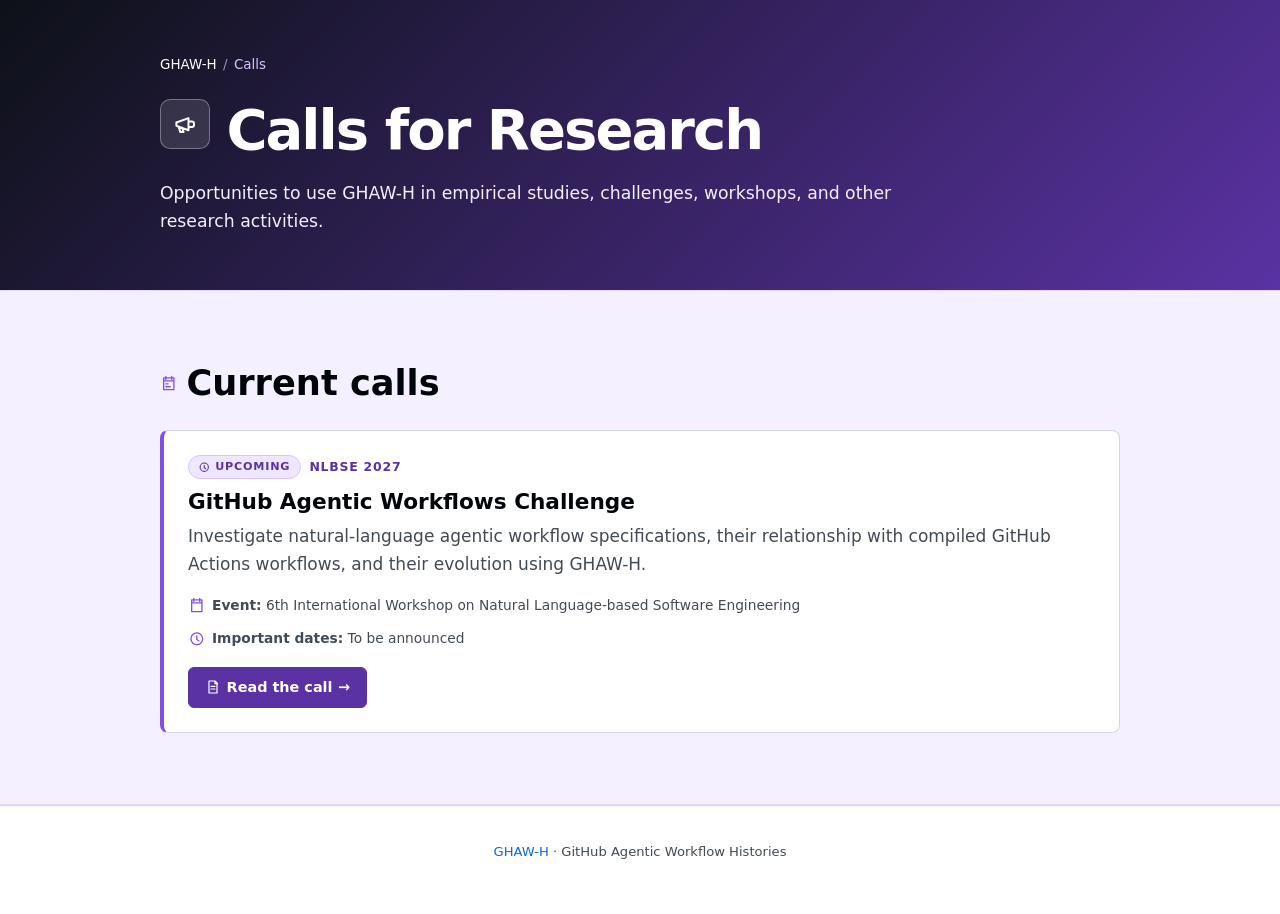
<file: docs/calls/index.html>
<!doctype html>
<html lang="en">
  <head>
    <meta charset="utf-8">
    <meta name="viewport" content="width=device-width, initial-scale=1">
    <meta name="description" content="Current research calls using the GHAW-H dataset.">
    <meta property="og:title" content="Calls for Research · GHAW-H">
    <meta property="og:type" content="website">
    <meta property="og:url" content="https://pavt.github.io/GHAW-H/calls/">
    <title>Calls for Research · GHAW-H</title>
    <link rel="stylesheet" href="../styles.css?v=9">
  </head>
  <body>
    <main>
      <section class="subpage-header">
        <nav class="breadcrumb" aria-label="Breadcrumb">
          <a href="../">GHAW-H</a><span aria-hidden="true">/</span><span>Calls</span>
        </nav>
        <div class="subpage-title">
          <span class="call-hero-mark" aria-hidden="true">
            <svg class="semantic-icon" viewBox="0 0 24 24"><path d="M4 13.5v-3l11-4v11l-11-4zM15 9.5h3a2 2 0 0 1 2 2v1a2 2 0 0 1-2 2h-3M6 14l1.5 5h3L9 15"/></svg>
          </span>
          <h1>Calls for Research</h1>
        </div>
        <p>Opportunities to use GHAW-H in empirical studies, challenges, workshops, and other research activities.</p>
      </section>

      <section class="calls-index section-tint" aria-labelledby="current-calls">
        <h2 id="current-calls" class="heading-with-icon">
          <svg class="semantic-icon" viewBox="0 0 24 24" aria-hidden="true"><path d="M5 4h14v16H5zM8 2v4M16 2v4M5 8h14M8 12h3M8 16h6"/></svg>
          Current calls
        </h2>
        <div class="calls-list">
          <article class="call-card">
            <div class="call-kicker"><span class="call-status call-status-upcoming"><svg class="semantic-icon" viewBox="0 0 24 24" aria-hidden="true"><circle cx="12" cy="12" r="8"/><path d="M12 8v5l3 2"/></svg> Upcoming</span> NLBSE 2027</div>
            <h3>GitHub Agentic Workflows Challenge</h3>
            <p>Investigate natural-language agentic workflow specifications, their relationship with compiled GitHub Actions workflows, and their evolution using GHAW-H.</p>
            <div class="call-card-meta">
              <span><svg class="semantic-icon" viewBox="0 0 24 24" aria-hidden="true"><path d="M5 4h14v16H5zM8 2v4M16 2v4M5 8h14"/></svg><span><strong>Event:</strong> 6th International Workshop on Natural Language-based Software Engineering</span></span>
              <span><svg class="semantic-icon" viewBox="0 0 24 24" aria-hidden="true"><circle cx="12" cy="12" r="8"/><path d="M12 8v5l3 2"/></svg><span><strong>Important dates:</strong> To be announced</span></span>
            </div>
            <a class="button-primary" href="nlbse-2027-ghaw-challenge/"><svg class="semantic-icon" viewBox="0 0 24 24" aria-hidden="true"><path d="M6 3h9l3 3v15H6zM15 3v4h4M9 11h6M9 15h6"/></svg> Read the call <span aria-hidden="true">→</span></a>
          </article>
        </div>
      </section>
    </main>

    <footer>
      <p><a href="../">GHAW-H</a> · GitHub Agentic Workflow Histories</p>
    </footer>
  </body>
</html>
</file>
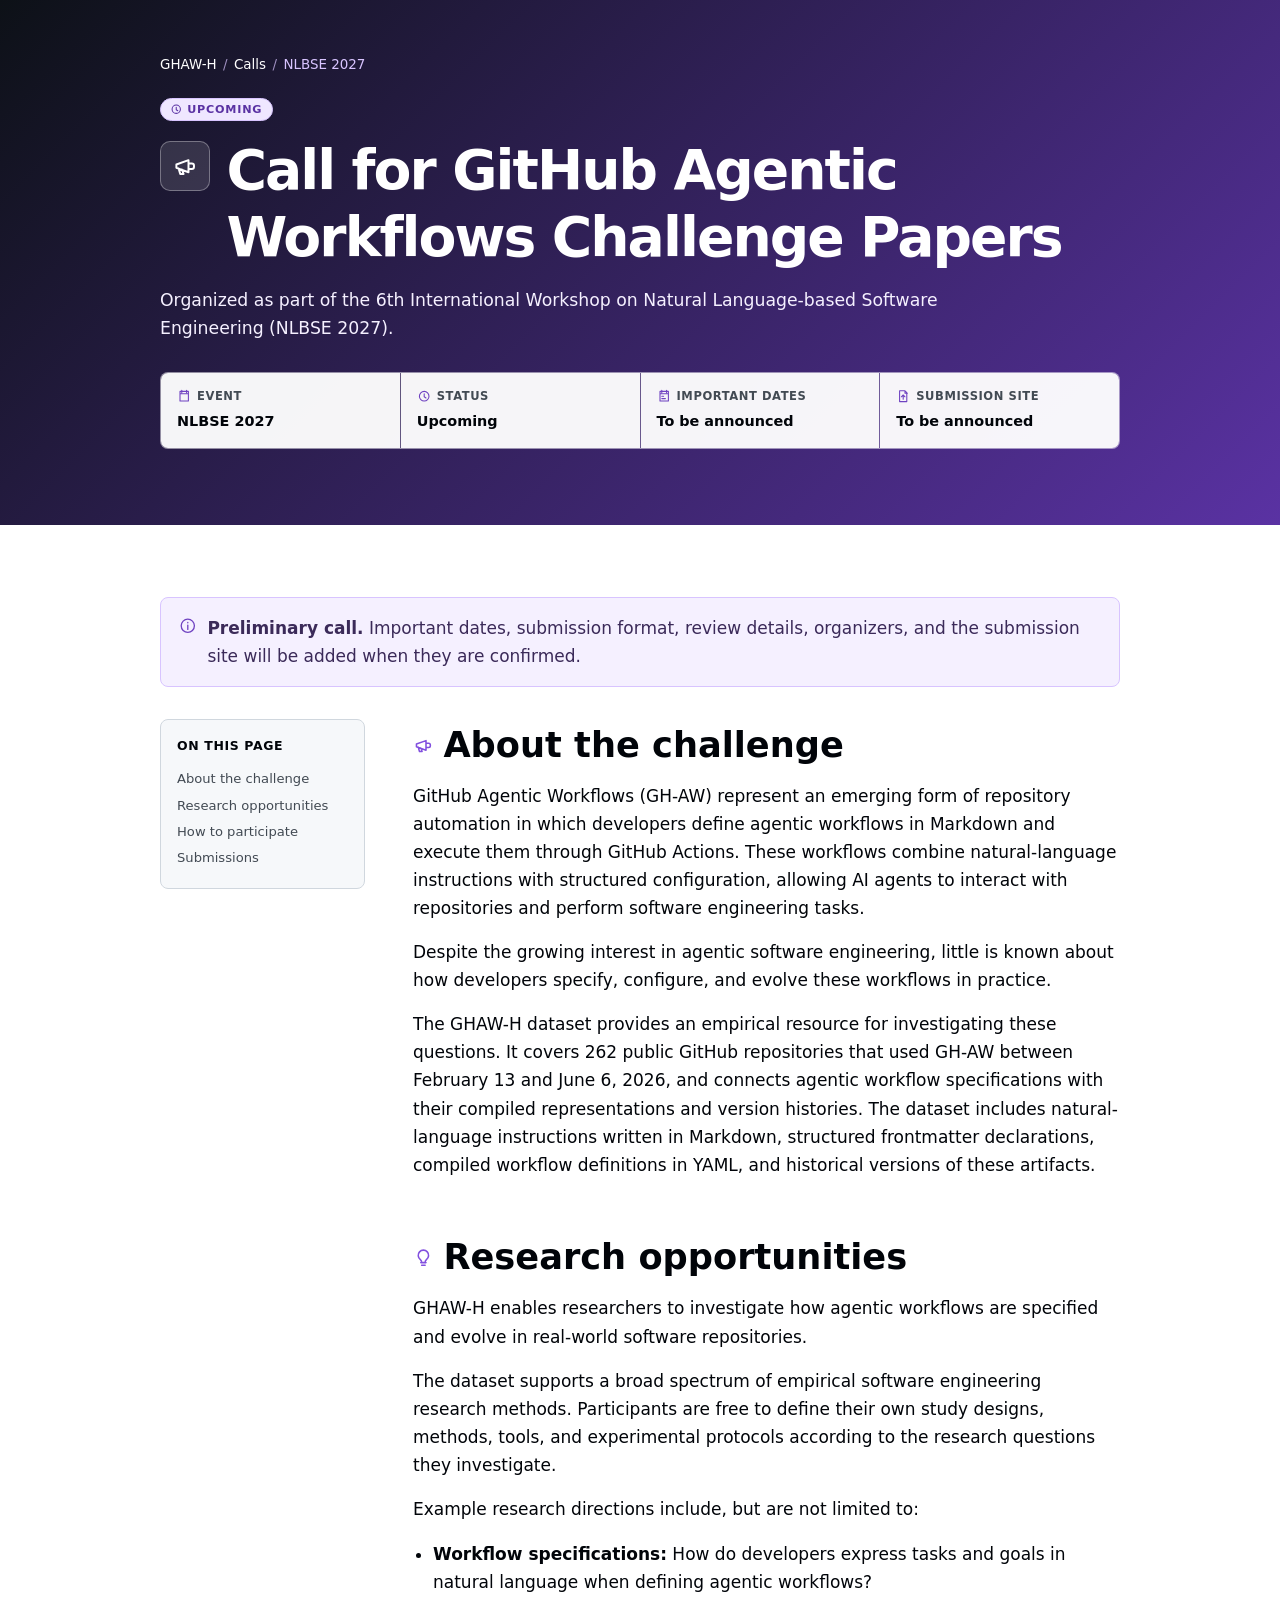
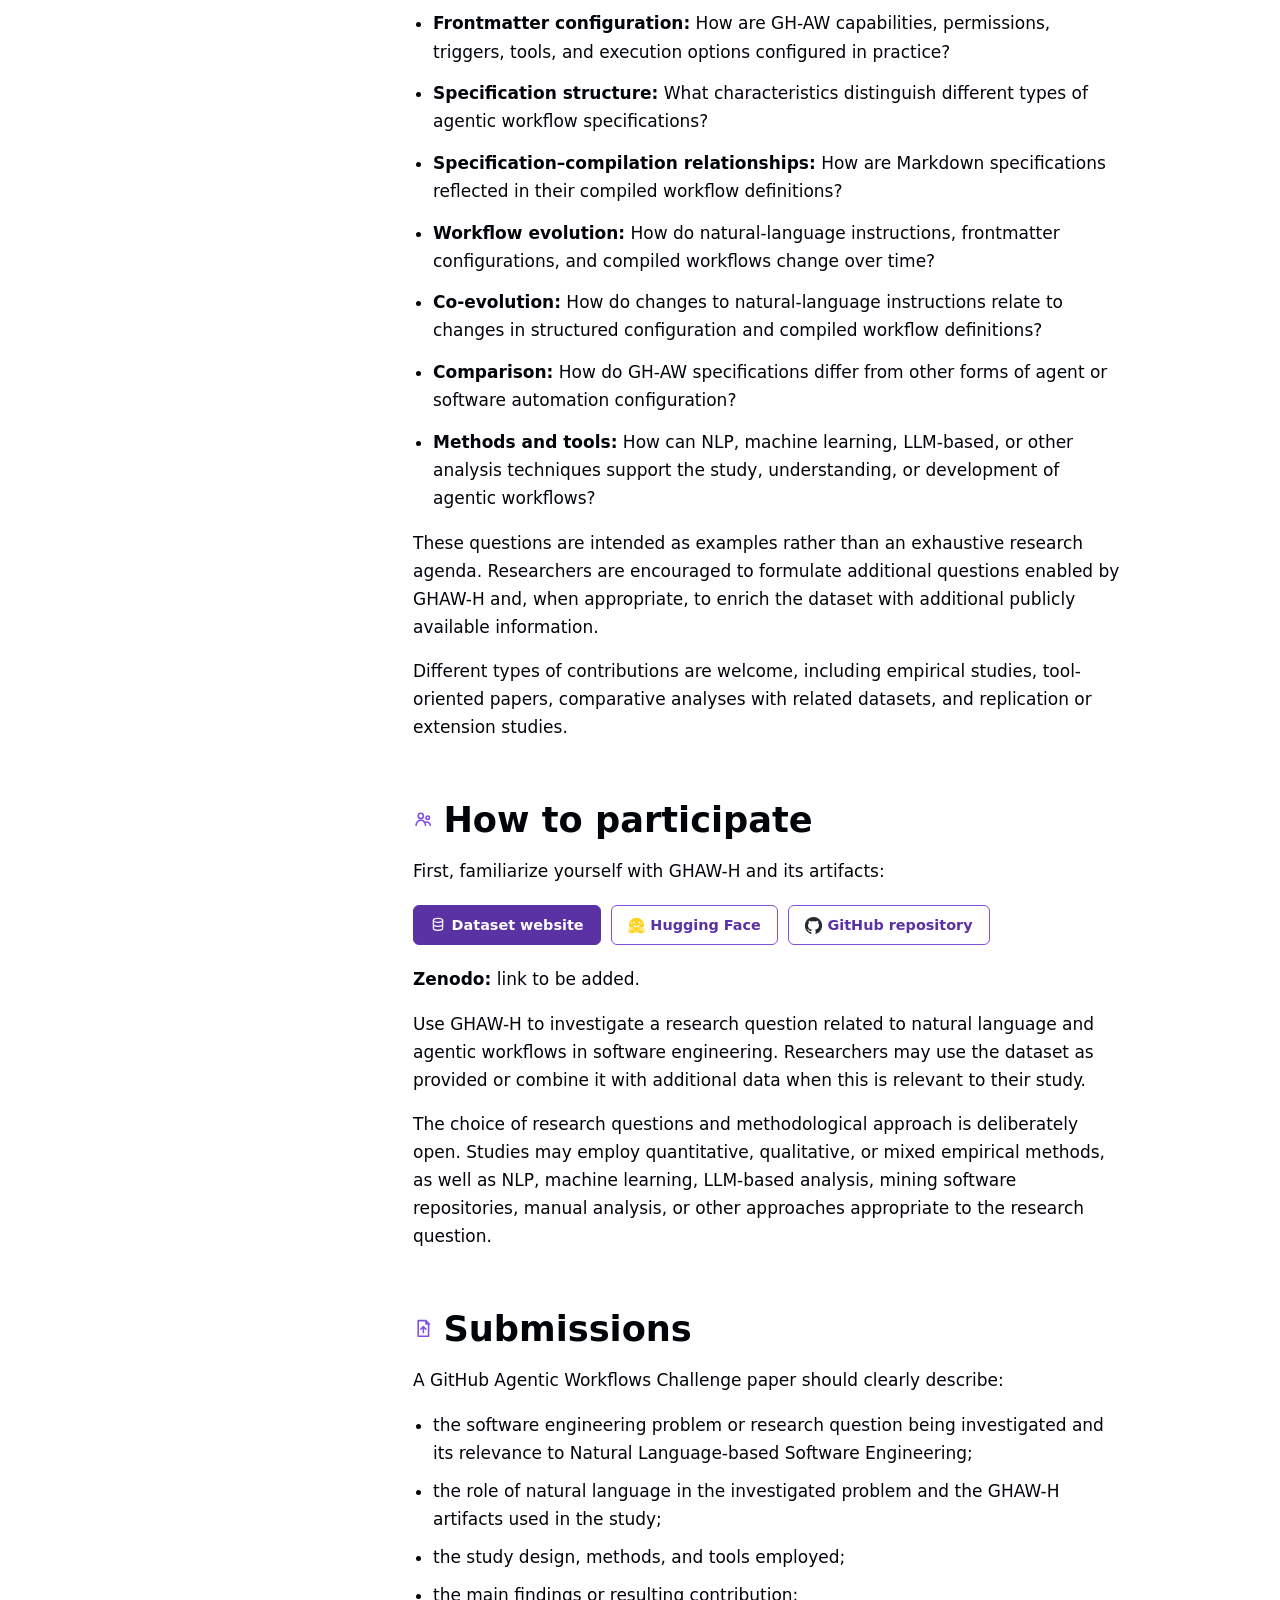
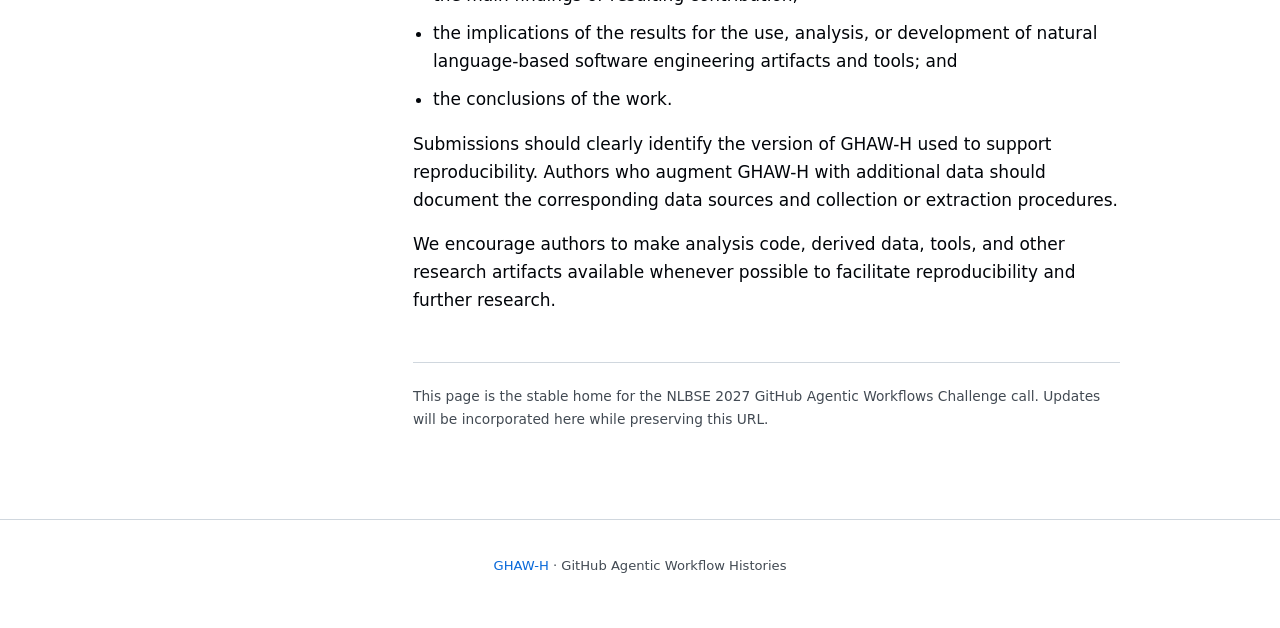
<file: docs/calls/nlbse-2027-ghaw-challenge/index.html>
<!doctype html>
<html lang="en">
  <head>
    <meta charset="utf-8">
    <meta name="viewport" content="width=device-width, initial-scale=1">
    <meta name="description" content="Call for GitHub Agentic Workflows Challenge papers at NLBSE 2027 using the GHAW-H dataset.">
    <meta property="og:title" content="GitHub Agentic Workflows Challenge · NLBSE 2027">
    <meta property="og:type" content="article">
    <meta property="og:url" content="https://pavt.github.io/GHAW-H/calls/nlbse-2027-ghaw-challenge/">
    <title>GitHub Agentic Workflows Challenge · NLBSE 2027</title>
    <link rel="stylesheet" href="../../styles.css?v=9">
  </head>
  <body>
    <main>
      <section class="subpage-header call-page-header">
        <nav class="breadcrumb" aria-label="Breadcrumb">
          <a href="../../">GHAW-H</a><span aria-hidden="true">/</span><a href="../">Calls</a><span aria-hidden="true">/</span><span>NLBSE 2027</span>
        </nav>
        <span class="call-status call-status-upcoming"><svg class="semantic-icon" viewBox="0 0 24 24" aria-hidden="true"><circle cx="12" cy="12" r="8"/><path d="M12 8v5l3 2"/></svg> Upcoming</span>
        <div class="subpage-title">
          <span class="call-hero-mark" aria-hidden="true">
            <svg class="semantic-icon" viewBox="0 0 24 24"><path d="M4 13.5v-3l11-4v11l-11-4zM15 9.5h3a2 2 0 0 1 2 2v1a2 2 0 0 1-2 2h-3M6 14l1.5 5h3L9 15"/></svg>
          </span>
          <h1>Call for GitHub Agentic Workflows Challenge Papers</h1>
        </div>
        <p class="call-lead">Organized as part of the 6th International Workshop on Natural Language-based Software Engineering (NLBSE 2027).</p>
        <dl class="call-summary">
          <div><dt><svg class="semantic-icon" viewBox="0 0 24 24" aria-hidden="true"><path d="M5 4h14v16H5zM8 2v4M16 2v4M5 8h14"/></svg> Event</dt><dd>NLBSE 2027</dd></div>
          <div><dt><svg class="semantic-icon" viewBox="0 0 24 24" aria-hidden="true"><circle cx="12" cy="12" r="8"/><path d="M12 8v5l3 2"/></svg> Status</dt><dd>Upcoming</dd></div>
          <div><dt><svg class="semantic-icon" viewBox="0 0 24 24" aria-hidden="true"><path d="M5 4h14v16H5zM8 2v4M16 2v4M5 8h14M8 12h3M8 16h6"/></svg> Important dates</dt><dd>To be announced</dd></div>
          <div><dt><svg class="semantic-icon" viewBox="0 0 24 24" aria-hidden="true"><path d="M6 3h9l3 3v15H6zM15 3v4h4M12 17V10M9 13l3-3 3 3"/></svg> Submission site</dt><dd>To be announced</dd></div>
        </dl>
      </section>

      <section>
        <p class="call-notice"><svg class="semantic-icon" viewBox="0 0 24 24" aria-hidden="true"><circle cx="12" cy="12" r="9"/><path d="M12 11v6M12 7.5v.5"/></svg><span><strong>Preliminary call.</strong> Important dates, submission format, review details, organizers, and the submission site will be added when they are confirmed.</span></p>

        <div class="call-detail-layout">
          <nav class="call-toc" aria-label="On this page">
            <strong>On this page</strong>
            <a href="#about">About the challenge</a>
            <a href="#research-opportunities">Research opportunities</a>
            <a href="#participate">How to participate</a>
            <a href="#submissions">Submissions</a>
          </nav>

          <article class="call-content">
            <h2 id="about"><svg class="semantic-icon" viewBox="0 0 24 24" aria-hidden="true"><path d="M4 13.5v-3l11-4v11l-11-4zM15 9.5h3a2 2 0 0 1 2 2v1a2 2 0 0 1-2 2h-3M6 14l1.5 5h3L9 15"/></svg> About the challenge</h2>
            <p>GitHub Agentic Workflows (GH-AW) represent an emerging form of repository automation in which developers define agentic workflows in Markdown and execute them through GitHub Actions. These workflows combine natural-language instructions with structured configuration, allowing AI agents to interact with repositories and perform software engineering tasks.</p>
            <p>Despite the growing interest in agentic software engineering, little is known about how developers specify, configure, and evolve these workflows in practice.</p>
            <p>The GHAW-H dataset provides an empirical resource for investigating these questions. It covers 262 public GitHub repositories that used GH-AW between February 13 and June 6, 2026, and connects agentic workflow specifications with their compiled representations and version histories. The dataset includes natural-language instructions written in Markdown, structured frontmatter declarations, compiled workflow definitions in YAML, and historical versions of these artifacts.</p>

            <h2 id="research-opportunities"><svg class="semantic-icon" viewBox="0 0 24 24" aria-hidden="true"><path d="M9 18h6M10 21h4M8.5 14.5A6 6 0 1 1 15.5 14.5C14.5 15.3 14 16 14 18h-4c0-2-.5-2.7-1.5-3.5z"/></svg> Research opportunities</h2>
            <p>GHAW-H enables researchers to investigate how agentic workflows are specified and evolve in real-world software repositories.</p>
            <p>The dataset supports a broad spectrum of empirical software engineering research methods. Participants are free to define their own study designs, methods, tools, and experimental protocols according to the research questions they investigate.</p>
            <p>Example research directions include, but are not limited to:</p>
            <ul class="research-directions">
              <li><strong>Workflow specifications:</strong> How do developers express tasks and goals in natural language when defining agentic workflows?</li>
              <li><strong>Frontmatter configuration:</strong> How are GH-AW capabilities, permissions, triggers, tools, and execution options configured in practice?</li>
              <li><strong>Specification structure:</strong> What characteristics distinguish different types of agentic workflow specifications?</li>
              <li><strong>Specification–compilation relationships:</strong> How are Markdown specifications reflected in their compiled workflow definitions?</li>
              <li><strong>Workflow evolution:</strong> How do natural-language instructions, frontmatter configurations, and compiled workflows change over time?</li>
              <li><strong>Co-evolution:</strong> How do changes to natural-language instructions relate to changes in structured configuration and compiled workflow definitions?</li>
              <li><strong>Comparison:</strong> How do GH-AW specifications differ from other forms of agent or software automation configuration?</li>
              <li><strong>Methods and tools:</strong> How can NLP, machine learning, LLM-based, or other analysis techniques support the study, understanding, or development of agentic workflows?</li>
            </ul>
            <p>These questions are intended as examples rather than an exhaustive research agenda. Researchers are encouraged to formulate additional questions enabled by GHAW-H and, when appropriate, to enrich the dataset with additional publicly available information.</p>
            <p>Different types of contributions are welcome, including empirical studies, tool-oriented papers, comparative analyses with related datasets, and replication or extension studies.</p>

            <h2 id="participate"><svg class="semantic-icon" viewBox="0 0 24 24" aria-hidden="true"><circle cx="9" cy="8" r="3"/><circle cx="17" cy="10" r="2"/><path d="M3.5 19c.5-4 2.5-6 5.5-6s5 2 5.5 6M14 15c3.5-.5 5.5 1 6 4"/></svg> How to participate</h2>
            <p>First, familiarize yourself with GHAW-H and its artifacts:</p>
            <div class="call-links" aria-label="Dataset resources">
              <a class="button-primary" href="../../"><svg class="semantic-icon" viewBox="0 0 24 24" aria-hidden="true"><ellipse cx="12" cy="5" rx="7" ry="3"/><path d="M5 5v6c0 1.7 3.1 3 7 3s7-1.3 7-3V5M5 11v6c0 1.7 3.1 3 7 3s7-1.3 7-3v-6"/></svg> Dataset website</a>
              <a class="button-secondary" href="https://huggingface.co/datasets/pavtch/GHAW-H"><span class="brand-icon brand-huggingface" aria-hidden="true"></span> Hugging Face</a>
              <a class="button-secondary" href="https://github.com/pavt/GHAW-H"><span class="brand-icon brand-github" aria-hidden="true"></span> GitHub repository</a>
            </div>
            <p><strong>Zenodo:</strong> link to be added.</p>
            <p>Use GHAW-H to investigate a research question related to natural language and agentic workflows in software engineering. Researchers may use the dataset as provided or combine it with additional data when this is relevant to their study.</p>
            <p>The choice of research questions and methodological approach is deliberately open. Studies may employ quantitative, qualitative, or mixed empirical methods, as well as NLP, machine learning, LLM-based analysis, mining software repositories, manual analysis, or other approaches appropriate to the research question.</p>

            <h2 id="submissions"><svg class="semantic-icon" viewBox="0 0 24 24" aria-hidden="true"><path d="M6 3h9l3 3v15H6zM15 3v4h4M12 17V10M9 13l3-3 3 3"/></svg> Submissions</h2>
            <p>A GitHub Agentic Workflows Challenge paper should clearly describe:</p>
            <ul>
              <li>the software engineering problem or research question being investigated and its relevance to Natural Language-based Software Engineering;</li>
              <li>the role of natural language in the investigated problem and the GHAW-H artifacts used in the study;</li>
              <li>the study design, methods, and tools employed;</li>
              <li>the main findings or resulting contribution;</li>
              <li>the implications of the results for the use, analysis, or development of natural language-based software engineering artifacts and tools; and</li>
              <li>the conclusions of the work.</li>
            </ul>
            <p>Submissions should clearly identify the version of GHAW-H used to support reproducibility. Authors who augment GHAW-H with additional data should document the corresponding data sources and collection or extraction procedures.</p>
            <p>We encourage authors to make analysis code, derived data, tools, and other research artifacts available whenever possible to facilitate reproducibility and further research.</p>

            <p class="call-footer-note">This page is the stable home for the NLBSE 2027 GitHub Agentic Workflows Challenge call. Updates will be incorporated here while preserving this URL.</p>
          </article>
        </div>
      </section>
    </main>

    <footer>
      <p><a href="../../">GHAW-H</a> · GitHub Agentic Workflow Histories</p>
    </footer>
  </body>
</html>
</file>
<file: docs/styles.css>
:root {
  --text: #010409;
  --muted: #424a53;
  --link: #0969da;
  --line: #d0d7de;
  --soft: #f6f8fa;
  --section-tint: #f5f0ff;
  --section-edge: #e6d9ff;
  --section-neutral: #f6f8fa;
}

* { box-sizing: border-box; }
html { scroll-behavior: smooth; }
body {
  margin: 0;
  overflow-x: clip;
  color: var(--text);
  background: #fff;
  font-family: system-ui, -apple-system, "Segoe UI", Roboto, Oxygen, Ubuntu, Cantarell, "Fira Sans", "Droid Sans", "Helvetica Neue", Helvetica, Arial, sans-serif;
  font-size: 17px;
  line-height: 1.65;
  -webkit-font-smoothing: antialiased;
}

main { width: min(960px, calc(100% - 40px)); margin: 0 auto; }
section { position: relative; isolation: isolate; margin: 0; padding: 4.5rem 0; }
.section-tint::before {
  content: "";
  position: absolute;
  z-index: -1;
  inset: 0 calc(50% - 50vw);
  background: var(--section-tint);
  border-block: 1px solid var(--section-edge);
}
.section-neutral::before {
  content: "";
  position: absolute;
  z-index: -1;
  inset: 0 calc(50% - 50vw);
  background: var(--section-neutral);
  border-block: 1px solid var(--line);
}
h1, h2, h3 { color: var(--text); line-height: 1.2; }
h1 { margin: 0; font-size: clamp(2.35rem, 6vw, 4rem); letter-spacing: -.035em; }
h2 { margin: 0 0 1rem; font-size: clamp(1.65rem, 4vw, 2.2rem); text-align: center; }
h3 { margin: 0 0 .45rem; font-size: 1.12rem; }
p { margin: 0 0 1rem; }
a { color: var(--link); text-decoration: none; }
a:hover { text-decoration: underline; }
img { display: block; max-width: 100%; height: auto; }

.paper-header { padding: 4.5rem 0 4rem; color: #fff; text-align: center; }
.paper-header::before {
  content: "";
  position: absolute;
  z-index: -1;
  inset: 0 calc(50% - 50vw);
  background: linear-gradient(135deg, #0d1117 0%, #5a32a3 100%);
}
.paper-header h1 { color: #fff; }
.authors { margin: 1.4rem 0 0; color: #f5f0ff; font-size: 1.08rem; }
.authors a { color: #fff; }
.project-links { display: flex; flex-wrap: wrap; justify-content: center; gap: .65rem; margin-top: 1.8rem; }
.project-links a {
  display: inline-flex;
  align-items: center;
  gap: .42rem;
  padding: .52rem .95rem;
  color: #24292f;
  background: #fff;
  border: 1px solid rgba(255, 255, 255, .55);
  border-radius: 999px;
  font-size: .94rem;
  font-weight: 600;
}
.project-links a:hover { background: #f6f8fa; text-decoration: none; }
.resource-icon {
  width: 1.05rem;
  height: 1.05rem;
  flex: 0 0 auto;
  fill: none;
  stroke: currentColor;
  stroke-width: 1.8;
  stroke-linecap: round;
  stroke-linejoin: round;
}
.resource-icon-fill { fill: currentColor; stroke: none; }
.brand-icon {
  --brand-mask: none;
  display: inline-block;
  width: 1.05rem;
  height: 1.05rem;
  flex: 0 0 auto;
  background-color: currentColor;
  -webkit-mask: var(--brand-mask) center / contain no-repeat;
  mask: var(--brand-mask) center / contain no-repeat;
}
.brand-huggingface { --brand-mask: url("assets/icons/huggingface.svg"); color: #FFD21E; }
.brand-github { --brand-mask: url("assets/icons/github.svg"); color: #24292f; }
.brand-jupyter { --brand-mask: url("assets/icons/jupyter.svg"); color: #F37626; }
.brand-googlecolab { --brand-mask: url("assets/icons/googlecolab.svg"); color: #F9AB00; }
.semantic-icon {
  width: 1.1rem;
  height: 1.1rem;
  flex: 0 0 auto;
  fill: none;
  stroke: currentColor;
  stroke-width: 1.8;
  stroke-linecap: round;
  stroke-linejoin: round;
}
.heading-with-icon { display: flex; align-items: center; gap: .55rem; }
.heading-with-icon .semantic-icon { color: #8250df; }

.call-feature { padding: 2rem 0; }
.call-feature-card {
  display: grid;
  grid-template-columns: minmax(0, 1fr) auto;
  gap: 2rem;
  align-items: center;
  padding: 1.7rem 1.8rem;
  background: #fff;
  border: 1px solid #8250df;
  border-radius: 10px;
  box-shadow: 0 8px 24px rgba(90, 50, 163, .08);
}
.call-feature h2 { margin: .55rem 0 .45rem; font-size: clamp(1.4rem, 3vw, 1.8rem); text-align: left; }
.call-feature p { max-width: 650px; margin: 0; color: var(--muted); }
.call-kicker { display: flex; flex-wrap: wrap; align-items: center; gap: .55rem; color: #5a32a3; font-size: .78rem; font-weight: 700; letter-spacing: .06em; text-transform: uppercase; }
.call-status { display: inline-flex; align-items: center; gap: .28rem; width: fit-content; padding: .26rem .58rem; border-radius: 999px; font-size: .7rem; font-weight: 800; letter-spacing: .07em; line-height: 1.2; text-transform: uppercase; }
.call-status .semantic-icon { width: .78rem; height: .78rem; stroke-width: 2; }
.call-status-upcoming { color: #5a32a3; background: #efe7ff; border: 1px solid #d8c4ff; }
.call-status-open { color: #116329; background: #dafbe1; border: 1px solid #aceebb; }
.call-status-closed { color: #57606a; background: #f6f8fa; border: 1px solid #d0d7de; }
.call-feature-action { display: flex; max-width: 245px; flex-direction: column; align-items: flex-start; gap: .75rem; }
.call-feature-action > span { color: var(--muted); font-size: .82rem; line-height: 1.45; }
.button-primary, .button-secondary {
  display: inline-flex;
  align-items: center;
  justify-content: center;
  gap: .35rem;
  padding: .62rem 1rem;
  border-radius: 6px;
  font-size: .9rem;
  font-weight: 700;
  line-height: 1.3;
}
.button-primary { color: #fff; background: #5a32a3; border: 1px solid #5a32a3; }
.button-primary:hover { color: #fff; background: #452477; text-decoration: none; }
.button-secondary { color: #5a32a3; background: #fff; border: 1px solid #8250df; }
.button-secondary:hover { background: #f5f0ff; text-decoration: none; }
.button-primary .semantic-icon, .button-secondary .semantic-icon { width: 1rem; height: 1rem; }

.subpage-header { padding: 3.4rem 0; color: #fff; }
.subpage-header::before {
  content: "";
  position: absolute;
  z-index: -1;
  inset: 0 calc(50% - 50vw);
  background: linear-gradient(135deg, #0d1117 0%, #5a32a3 100%);
}
.subpage-header h1 { max-width: 820px; color: #fff; font-size: clamp(2.2rem, 5vw, 3.5rem); }
.subpage-header > p { max-width: 760px; margin: 1rem 0 0; color: #f5f0ff; font-size: 1.08rem; }
.subpage-title { display: flex; align-items: flex-start; gap: 1rem; }
.call-hero-mark {
  display: inline-flex;
  align-items: center;
  justify-content: center;
  width: 3.15rem;
  height: 3.15rem;
  flex: 0 0 auto;
  margin-top: .2rem;
  color: #fff;
  background: rgba(255, 255, 255, .12);
  border: 1px solid rgba(255, 255, 255, .32);
  border-radius: 10px;
}
.call-hero-mark .semantic-icon { width: 1.65rem; height: 1.65rem; }
.breadcrumb { display: flex; flex-wrap: wrap; gap: .4rem; margin-bottom: 1.2rem; color: #d8c4ff; font-size: .84rem; }
.breadcrumb a { color: #fff; }
.breadcrumb span[aria-hidden="true"] { opacity: .7; }

.calls-index h2 { text-align: left; }
.calls-list { display: grid; gap: 1rem; margin-top: 1.6rem; }
.call-card { padding: 1.5rem; background: #fff; border: 1px solid var(--line); border-left: 4px solid #8250df; border-radius: 8px; }
.call-card h3 { margin: .65rem 0 .45rem; font-size: 1.35rem; }
.call-card p { color: var(--muted); }
.call-card-meta { display: flex; flex-wrap: wrap; gap: .6rem 1.2rem; margin: .85rem 0 1.1rem; color: var(--muted); font-size: .86rem; }
.call-card-meta > span { display: inline-flex; align-items: flex-start; gap: .4rem; }
.call-card-meta .semantic-icon { margin-top: .18rem; color: #8250df; }

.call-page-header { padding-bottom: 3.7rem; }
.call-page-header .call-status { margin-bottom: 1rem; }
.call-page-header h1 { max-width: 880px; font-size: clamp(2.15rem, 5vw, 3.45rem); }
.call-page-header .call-lead { max-width: 800px; font-size: 1.08rem; }
.call-summary {
  display: grid;
  grid-template-columns: repeat(4, minmax(0, 1fr));
  gap: 1px;
  overflow: hidden;
  margin-top: 1.8rem;
  color: var(--text);
  background: rgba(255, 255, 255, .24);
  border: 1px solid rgba(255, 255, 255, .35);
  border-radius: 8px;
}
.call-summary div { padding: .9rem 1rem; background: rgba(255, 255, 255, .94); }
.call-summary dt { display: flex; align-items: center; gap: .35rem; color: var(--muted); font-size: .72rem; font-weight: 700; letter-spacing: .05em; text-transform: uppercase; }
.call-summary dt .semantic-icon { width: .9rem; height: .9rem; color: #6f42c1; }
.call-summary dd { margin: .22rem 0 0; font-size: .9rem; font-weight: 650; }
.call-notice { display: flex; align-items: flex-start; gap: .65rem; margin: 0 0 2rem; padding: 1rem 1.15rem; color: #3b2a59; background: #f5f0ff; border: 1px solid #d8c4ff; border-radius: 8px; }
.call-notice > .semantic-icon { margin-top: .2rem; color: #6f42c1; }
.call-detail-layout { display: grid; grid-template-columns: 205px minmax(0, 1fr); gap: 3rem; align-items: start; }
.call-toc { position: sticky; top: 1.5rem; padding: 1rem; background: var(--soft); border: 1px solid var(--line); border-radius: 8px; }
.call-toc strong { display: block; margin-bottom: .6rem; font-size: .78rem; letter-spacing: .05em; text-transform: uppercase; }
.call-toc a { display: block; padding: .25rem 0; color: var(--muted); font-size: .82rem; line-height: 1.4; }
.call-toc a:hover { color: var(--link); }
.call-content { min-width: 0; }
.call-content h2 { display: flex; align-items: center; gap: .6rem; margin: 3.3rem 0 1rem; padding-top: .3rem; text-align: left; }
.call-content h2 .semantic-icon { width: 1.3rem; height: 1.3rem; color: #8250df; }
.call-content h2:first-child { margin-top: 0; }
.call-content h3 { margin-top: 2rem; }
.call-content ul { padding-left: 1.25rem; }
.call-content li { margin-bottom: .62rem; }
.call-content .research-directions li { margin-bottom: .85rem; }
.call-links { display: flex; flex-wrap: wrap; gap: .65rem; margin: 1.25rem 0; }
.call-footer-note { margin-top: 3rem; padding-top: 1.4rem; color: var(--muted); border-top: 1px solid var(--line); font-size: .86rem; }

figure { margin: 2rem 0 0; }
figure img { margin: 0 auto; }
figcaption { max-width: 820px; margin: .7rem auto 0; color: var(--muted); font-size: .91rem; text-align: center; }
.featured-figure { width: 100%; }
.featured-figure img { width: 100%; }

.stats { display: grid; grid-template-columns: repeat(4, 1fr); margin: 2rem 0 1rem; border: 1px solid var(--line); border-radius: 6px; }
.stats div { padding: 1.2rem .6rem; text-align: center; border-right: 1px solid var(--line); }
.stats div:last-child { border-right: 0; }
.stats strong { display: block; color: var(--text); font-size: 1.65rem; line-height: 1.2; }
.stats span { color: var(--muted); font-size: .82rem; }

.schema img { width: 100%; }
.notebooks { display: grid; grid-template-columns: 1fr 1fr; gap: 1rem; margin-top: 1.8rem; }
.notebooks article { padding: 1.25rem; background: #fff; border: 1px solid var(--line); border-radius: 6px; }
.notebooks p { color: var(--muted); font-size: .94rem; }
.notebooks a { font-weight: 600; }
.colab-link { display: inline-flex; align-items: center; gap: .42rem; }

code { font-family: ui-monospace, SFMono-Regular, Menlo, Monaco, Consolas, "Liberation Mono", monospace; }
pre { overflow-x: auto; margin: 1.5rem 0 0; padding: 1.35rem; background: var(--soft); border-radius: 6px; font-size: .88rem; line-height: 1.6; }
.affiliations { text-align: center; }
.affiliations > p { margin-bottom: 1.8rem; color: var(--muted); font-size: .9rem; }
.affiliation-logos { display: flex; flex-wrap: wrap; align-items: center; justify-content: center; gap: 2.5rem 4rem; }
.affiliation-logos a { display: inline-flex; align-items: center; justify-content: center; min-height: 92px; }
.affiliation-logos img { width: auto; object-fit: contain; }
.logo-bern { max-height: 88px; }
.logo-ufro { max-width: 260px; max-height: 92px; }
.logo-ai4i { max-height: 82px; }
footer { padding: 2rem 20px 3rem; border-top: 1px solid var(--line); color: var(--muted); font-size: .82rem; text-align: center; }
footer p { margin: .2rem 0; }

@media (max-width: 700px) {
  main { width: min(100% - 28px, 960px); }
  section { padding: 3.5rem 0; }
  .paper-header { padding: 3rem 0; }
  .stats { grid-template-columns: 1fr 1fr; }
  .stats div:nth-child(2) { border-right: 0; }
  .stats div:nth-child(-n+2) { border-bottom: 1px solid var(--line); }
  .notebooks { grid-template-columns: 1fr; }
  .call-feature-card { grid-template-columns: 1fr; gap: 1.2rem; padding: 1.3rem; }
  .call-feature-action { max-width: none; }
  .call-detail-layout { grid-template-columns: 1fr; gap: 1.5rem; }
  .call-toc { position: static; }
  .call-summary { grid-template-columns: 1fr 1fr; }
  .subpage-title { gap: .75rem; }
  .call-hero-mark { width: 2.6rem; height: 2.6rem; }
  .call-hero-mark .semantic-icon { width: 1.35rem; height: 1.35rem; }
  .affiliation-logos { gap: 2rem; }
  .affiliation-logos a { flex: 1 1 100%; }
}

@media (max-width: 430px) {
  .call-summary { grid-template-columns: 1fr; }
}
</file>
